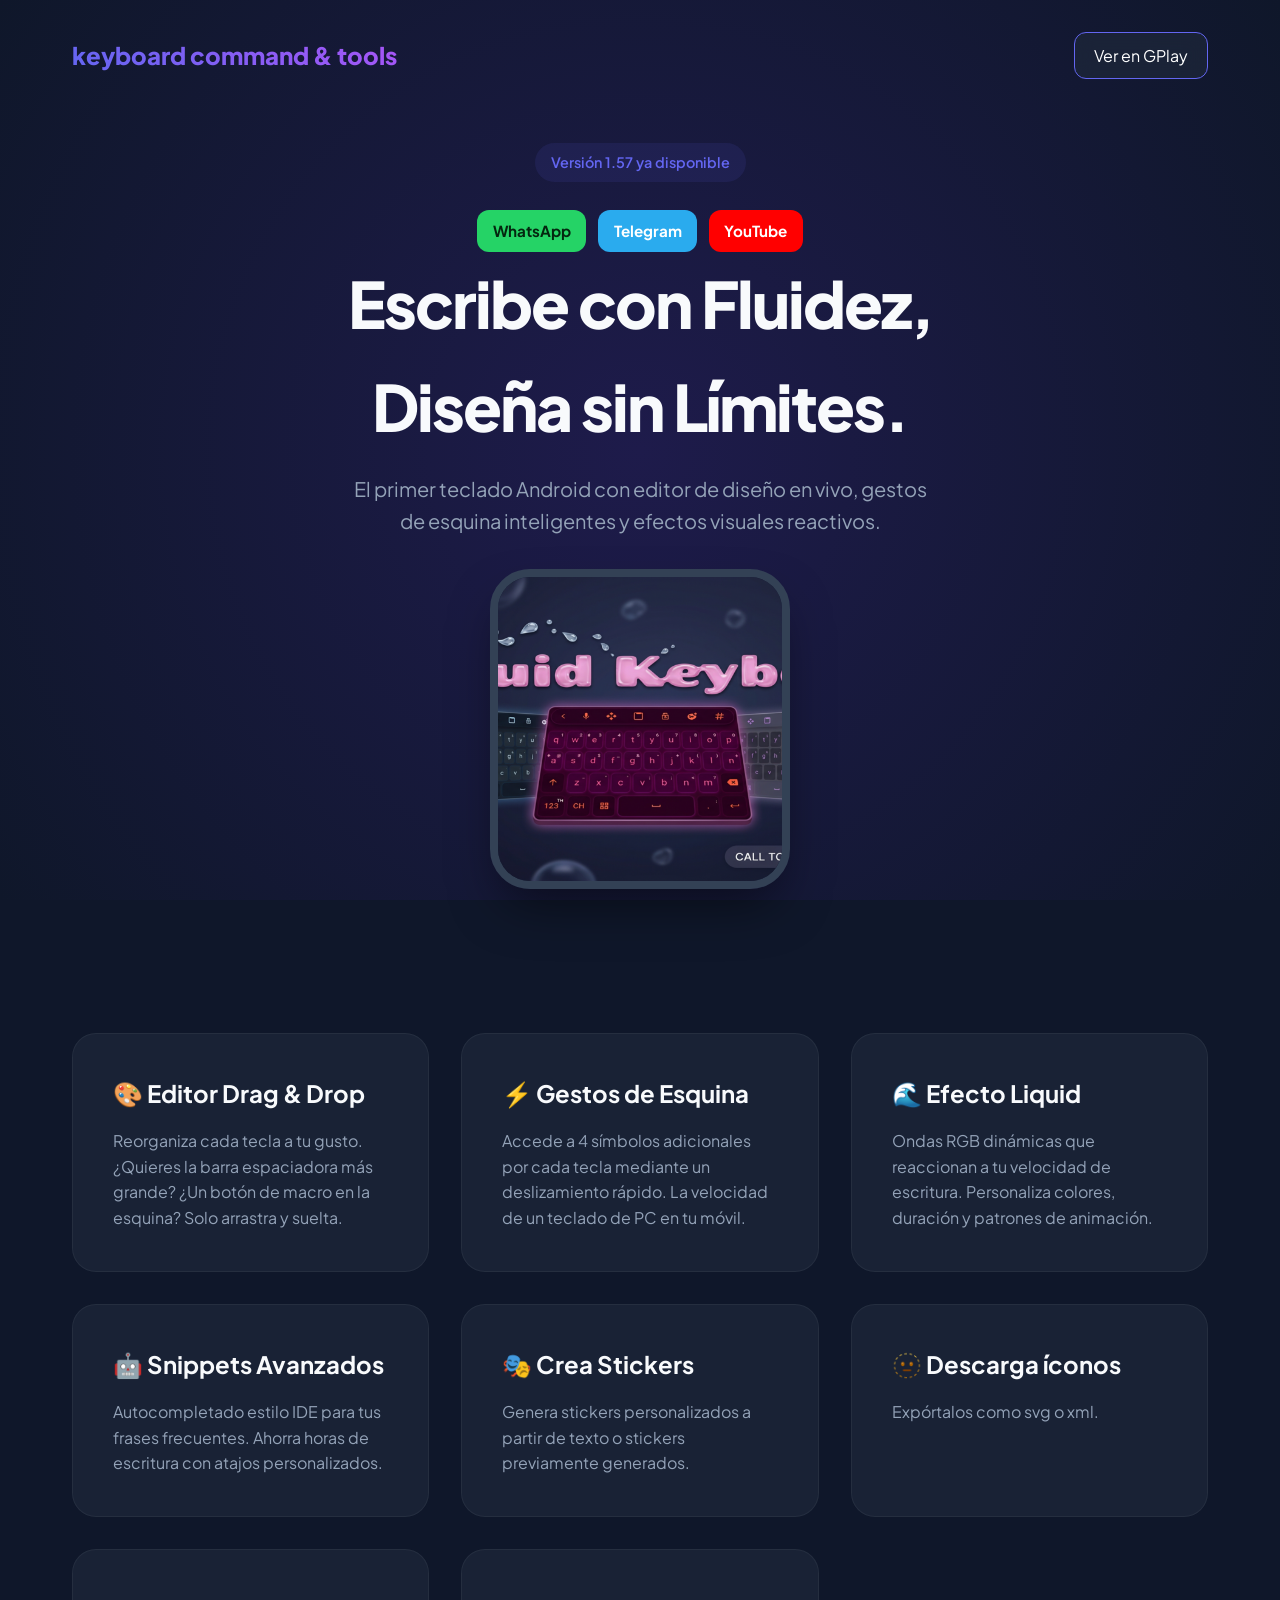
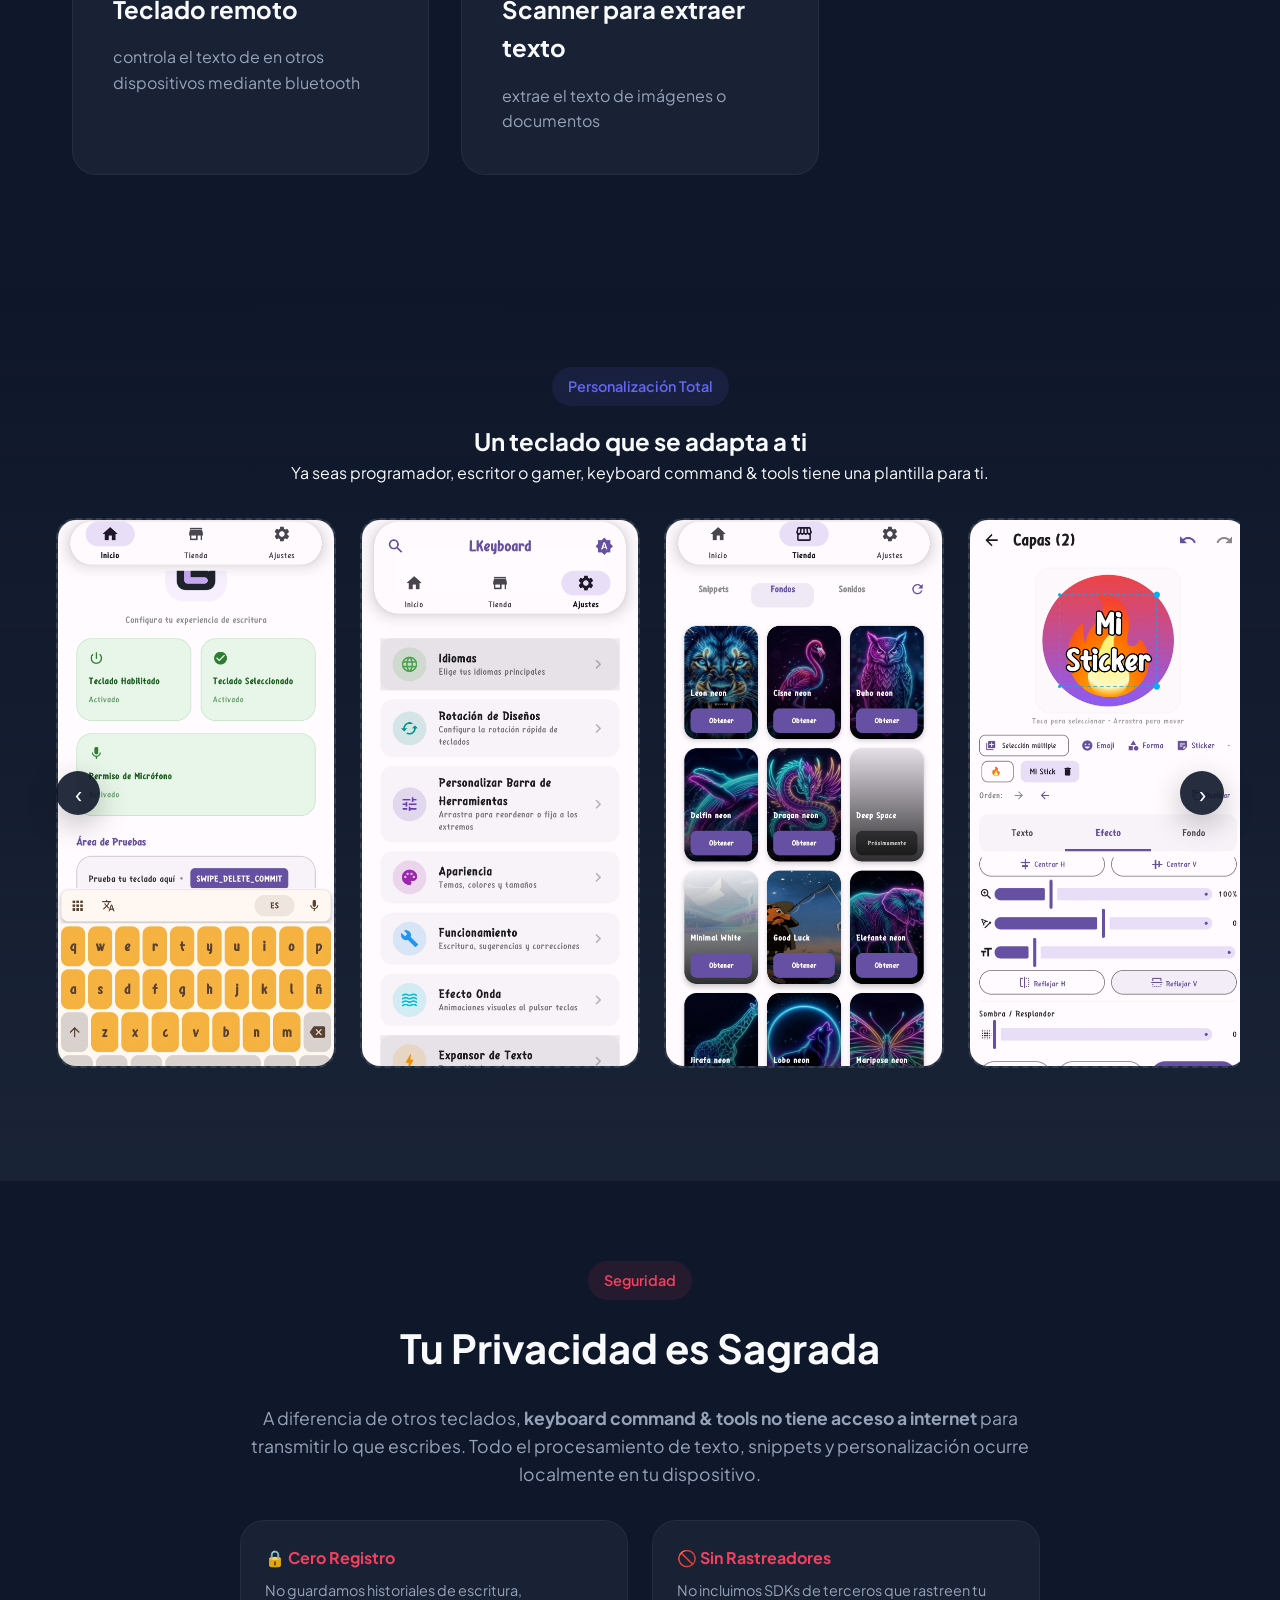
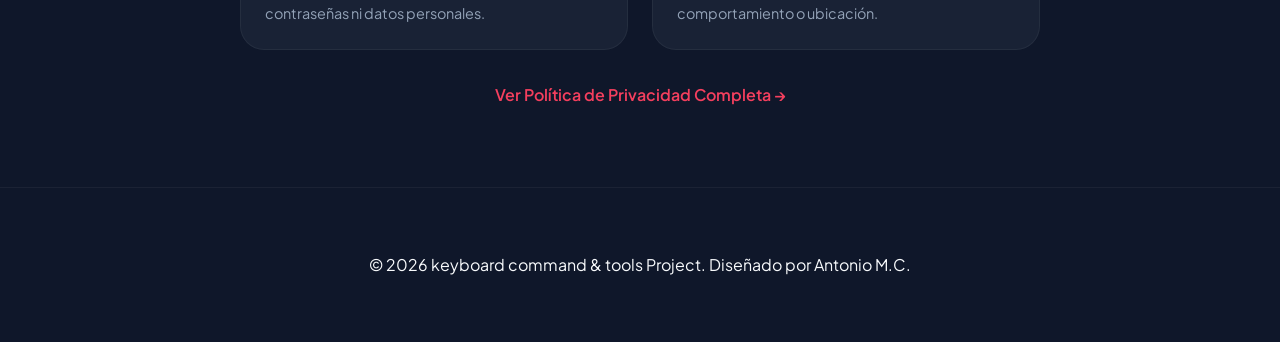
<file: index.html>
<!DOCTYPE html>
<html lang="es">

<head>
    <meta charset="UTF-8">
    <meta name="viewport" content="width=device-width, initial-scale=1.0">
    <title>keyboard command & tools - El Teclado de Próxima Generación</title>
    <link href="https://fonts.googleapis.com/css2?family=Plus+Jakarta+Sans:wght@400;600;800&display=swap"
        rel="stylesheet">
    <style>
        :root {
            --primary: #6366f1;
            --primary-glow: rgba(99, 102, 241, 0.5);
            --bg: #0f172a;
            --card-bg: rgba(30, 41, 59, 0.7);
            --text: #f8fafc;
            --text-muted: #94a3b8;
            --accent: #f43f5e;
        }

        * {
            margin: 0;
            padding: 0;
            box-sizing: border-box;
            font-family: 'Plus Jakarta Sans', sans-serif;
        }

        body {
            background-color: var(--bg);
            color: var(--text);
            line-height: 1.6;
            overflow-x: hidden;
        }

        /* Fondo Animado de Ondas */
        .wave-bg {
            position: fixed;
            top: 0;
            left: 0;
            width: 100%;
            height: 100%;
            z-index: -1;
            background: radial-gradient(circle at 50% 50%, #1e1b4b 0%, #0f172a 100%);
            overflow: hidden;
        }

        .wave {
            position: absolute;
            border: 2px solid var(--primary-glow);
            border-radius: 50%;
            animation: pulse 4s infinite;
            opacity: 0;
        }

        @keyframes pulse {
            0% {
                transform: scale(0.5);
                opacity: 0;
            }

            50% {
                opacity: 0.5;
            }

            100% {
                transform: scale(2);
                opacity: 0;
            }
        }

        header {
            padding: 2rem;
            display: flex;
            justify-content: space-between;
            align-items: center;
            max-width: 1200px;
            margin: 0 auto;
        }

        .logo {
            font-size: 1.5rem;
            font-weight: 800;
            background: linear-gradient(45deg, var(--primary), #a855f7);
            -webkit-background-clip: text;
            -webkit-text-fill-color: transparent;
        }

        .btn-gplay {
            padding: 0.6rem 1.2rem;
            background: var(--card-bg);
            border: 1px solid var(--primary);
            color: white;
            text-decoration: none;
            border-radius: 12px;
            transition: 0.3s;
            backdrop-filter: blur(10px);
        }

        .btn-gplay:hover {
            background: var(--primary);
            box-shadow: 0 0 20px var(--primary-glow);
        }

        /* Hero Section */
        .hero {
            height: 90vh;
            display: flex;
            flex-direction: column;
            justify-content: center;
            align-items: center;
            text-align: center;
            padding: 2rem;
        }

        .hero h1 {
            font-size: 4rem;
            font-weight: 800;
            margin-bottom: 1rem;
            letter-spacing: -2px;
        }

        .hero p {
            font-size: 1.25rem;
            color: var(--text-muted);
            max-width: 600px;
            margin-bottom: 2rem;
        }

        .hero-visual {
            width: 300px;
            height: 500px;
            background: var(--card-bg);
            border: 8px solid #334155;
            border-radius: 40px;
            position: relative;
            overflow: hidden;
            box-shadow: 0 25px 50px -12px rgba(0, 0, 0, 0.5);
        }

        .hero-visual img {
            width: 100%;
            height: 100%;
            object-fit: cover;
        }

        /* Features Section */
        .features {
            max-width: 1200px;
            margin: 5rem auto;
            display: grid;
            grid-template-columns: repeat(auto-fit, minmax(300px, 1fr));
            gap: 2rem;
            padding: 2rem;
        }

        .feature-card {
            background: var(--card-bg);
            padding: 2.5rem;
            border-radius: 24px;
            border: 1px solid rgba(255, 255, 255, 0.05);
            transition: 0.4s;
            backdrop-filter: blur(10px);
        }

        .feature-card:hover {
            transform: translateY(-10px);
            border-color: var(--primary);
        }

        .feature-card h3 {
            font-size: 1.5rem;
            margin-bottom: 1rem;
        }

        .feature-card p {
            color: var(--text-muted);
        }

        /* Editor Section */
        .editor-preview {
            background: linear-gradient(180deg, transparent, var(--card-bg));
            padding: 5rem 2rem;
            text-align: center;
        }

        .section-tag {
            background: rgba(99, 102, 241, 0.1);
            color: var(--primary);
            padding: 0.5rem 1rem;
            border-radius: 99px;
            font-weight: 600;
            font-size: 0.9rem;
            margin-bottom: 1rem;
            display: inline-block;
        }

        /* Botones sociales alineados horizontalmente debajo de la etiqueta de versión */
        .social-buttons {
            display: flex;
            gap: 0.75rem;
            justify-content: center;
            align-items: center;
            margin-top: 0.75rem;
            flex-wrap: wrap;
        }

        .btn-social {
            padding: 0.5rem 0.9rem;
            border-radius: 12px;
            color: white;
            text-decoration: none;
            font-weight: 700;
            font-size: 0.95rem;
            display: inline-flex;
            align-items: center;
            gap: 0.5rem;
            border: 1px solid transparent;
            transition: transform 0.15s ease, box-shadow 0.15s ease;
        }

        .btn-social:hover {
            transform: translateY(-3px);
            box-shadow: 0 10px 30px rgba(0,0,0,0.3);
        }

        .btn-whatsapp { background: #25D366; border-color: rgba(37,211,102,0.2); color: #04260f; }
        .btn-telegram { background: #2AABEE; border-color: rgba(42,171,238,0.2); }
        .btn-youtube { background: #FF0000; border-color: rgba(255,0,0,0.12); }

        /* Gallery */
        .carousel-container {
            position: relative;
            width: 100%;
            max-width: 1200px;
            margin: 0 auto;
        }

        .gallery {
            display: flex;
            overflow-x: auto;
            gap: 1.5rem;
            padding: 2rem 1rem;
            scroll-snap-type: x mandatory;
            scroll-snap-stop: always;
            scroll-behavior: smooth;
            scrollbar-width: none;
            -ms-overflow-style: none;
        }

        .gallery::-webkit-scrollbar {
            display: none;
        }

        .gallery-item {
            flex: 0 0 280px;
            height: 550px;
            background: #1e293b;
            border-radius: 20px;
            scroll-snap-align: center;
            display: flex;
            align-items: center;
            justify-content: center;
            color: var(--text-muted);
            border: 2px dashed rgba(255, 255, 255, 0.1);
            transition: transform 0.35s ease, border-color 0.35s ease, box-shadow 0.35s ease, background-color 0.35s ease;
        }

        .gallery-item img {
            width: 100%;
            height: 100%;
            object-fit: cover;
            border-radius: 18px;
            transition: transform 0.35s ease, filter 0.35s ease;
        }

        .gallery-item:hover {
            transform: translateY(-8px) scale(1.02);
            border-color: rgba(99, 102, 241, 0.45);
            box-shadow: 0 20px 50px rgba(0, 0, 0, 0.18);
            background: rgba(30, 41, 59, 0.95);
        }

        .gallery-item:hover img {
            transform: scale(1.05);
            filter: brightness(1.05);
        }

        .carousel-btn {
            position: absolute;
            top: 50%;
            transform: translateY(-50%);
            width: 44px;
            height: 44px;
            border: none;
            border-radius: 50%;
            background: rgba(15, 23, 42, 0.9);
            color: var(--text);
            cursor: pointer;
            font-size: 1.5rem;
            display: flex;
            align-items: center;
            justify-content: center;
            box-shadow: 0 10px 30px rgba(0, 0, 0, 0.25);
            transition: transform 0.25s ease, background 0.25s ease;
            z-index: 1;
        }

        .carousel-btn:hover {
            transform: translateY(-50%) scale(1.05);
            background: rgba(99, 102, 241, 0.9);
        }

        .carousel-btn.prev {
            left: 1rem;
        }

        .carousel-btn.next {
            right: 1rem;
        }

        @media (max-width: 768px) {
            .carousel-btn {
                width: 38px;
                height: 38px;
                font-size: 1.25rem;
                left: 0.75rem;
                right: 0.75rem;
            }
        }

        /* Privacy Section */
        #privacy {
            padding: 5rem 2rem;
            text-align: center;
            border-top: 1px solid rgba(255, 255, 255, 0.05);
        }

        footer {
            text-align: center;
            padding: 4rem 2rem;
            border-top: 1px solid rgba(255, 255, 255, 0.05);
        }

        @media (max-width: 768px) {
            .hero h1 {
                font-size: 2.5rem;
            }

            .hero-visual {
                width: 240px;
                height: 420px;
            }
        }
    </style>
</head>

<body>

    <div class="wave-bg">
        <div class="wave" style="width: 300px; height: 300px; top: 20%; left: 10%; animation-delay: 0s;"></div>
        <div class="wave" style="width: 500px; height: 500px; top: 50%; left: 60%; animation-delay: 1s;"></div>
        <div class="wave" style="width: 200px; height: 200px; top: 10%; left: 80%; animation-delay: 2s;"></div>
    </div>

    <header>
        <div class="logo">keyboard command & tools</div>
        <a href="https://play.google.com/store/apps/details?id=com.amc.liquidkeyboard" class="btn-gplay">Ver en GPlay</a>
    </header>

    <section class="hero">
        <span class="section-tag">Versión 1.57 ya disponible</span>
        <div class="social-buttons" aria-label="Síguenos en">
            <a class="btn-social btn-whatsapp" href="https://whatsapp.com/channel/0029Vb8CsNRLI8Yg91aZhQ3P" target="_blank" rel="noopener noreferrer" aria-label="Canal de WhatsApp">WhatsApp</a>
            <a class="btn-social btn-telegram" href="https://t.me/LiquidKeyboard" target="_blank" rel="noopener noreferrer" aria-label="Canal de Telegram">Telegram</a>
            <a class="btn-social btn-youtube" href="https://www.youtube.com/@amc-dev92" target="_blank" rel="noopener noreferrer" aria-label="Canal de YouTube">YouTube</a>
        </div>
        <h1>Escribe con Fluidez,<br>Diseña sin Límites.</h1>
        <p>El primer teclado Android con editor de diseño en vivo, gestos de esquina inteligentes y efectos visuales
            reactivos.</p>

        
        <div class="hero-visual">
            <img src="screenshots/banner_nuevo.png" alt="keyboard command & tools Preview"
                style="width: 100%; height: 100%; object-fit: cover;">
        </div>
    </section>

    <section class="features">
        <div class="feature-card">
            <h3>🎨 Editor Drag & Drop</h3>
            <p>Reorganiza cada tecla a tu gusto. ¿Quieres la barra espaciadora más grande? ¿Un botón de macro en la
                esquina? Solo arrastra y suelta.</p>
        </div>
        <div class="feature-card">
            <h3>⚡ Gestos de Esquina</h3>
            <p>Accede a 4 símbolos adicionales por cada tecla mediante un deslizamiento rápido. La velocidad de un
                teclado de PC en tu móvil.</p>
        </div>
        <div class="feature-card">
            <h3>🌊 Efecto Liquid</h3>
            <p>Ondas RGB dinámicas que reaccionan a tu velocidad de escritura. Personaliza colores, duración y patrones
                de animación.</p>
        </div>
        <div class="feature-card">
            <h3>🤖 Snippets Avanzados</h3>
            <p>Autocompletado estilo IDE para tus frases frecuentes. Ahorra horas de escritura con atajos
                personalizados.</p>
        </div>
        <div class="feature-card">
            <h3>🎭 Crea Stickers </h3>
            <p>Genera stickers personalizados a partir de texto
                o stickers previamente generados.</p>
        </div>
        <div class="feature-card">
            <h3>🫥 Descarga íconos </h3>
            <p>Expórtalos como svg o xml.</p>
        </div>
        <div class="feature-card">
            <h3> Teclado remoto </h3>
            <p>controla el texto de en otros dispositivos mediante bluetooth</p>
        </div>
         <div class="feature-card">
            <h3> Scanner para extraer texto</h3>
            <p>extrae el texto de imágenes o documentos</p>
        </div>
    </section>

    <section class="editor-preview">
        <span class="section-tag">Personalización Total</span>
        <h2>Un teclado que se adapta a ti</h2>
        <p>Ya seas programador, escritor o gamer, keyboard command & tools tiene una plantilla para ti.</p>

        <div class="carousel-container">
            <button class="carousel-btn prev" aria-label="Anterior">‹</button>
            <div class="gallery">
                <div class="gallery-item"><img src="screenshots/inicio.jpg" alt="keyboard command & tools Preview" style="width: 100%; height: 100%; object-fit: cover;"></div>
                <div class="gallery-item"><img src="screenshots/config.jpg" alt="keyboard command & tools Preview" style="width: 100%; height: 100%; object-fit: cover;"></div>
                <div class="gallery-item"><img src="screenshots/fondos.jpg" alt="keyboard command & tools Preview" style="width: 100%; height: 100%; object-fit: cover;"></div>
                <div class="gallery-item"><img src="screenshots/gen-stickers.jpg" alt="keyboard command & tools Preview" style="width: 100%; height: 100%; object-fit: cover;"></div>
                <div class="gallery-item"><img src="screenshots/gen-iconos.jpg" alt="keyboard command & tools Preview" style="width: 100%; height: 100%; object-fit: cover;"></div>
                <div class="gallery-item"><img src="screenshots/calculadora.jpg" alt="keyboard command & tools Preview" style="width: 100%; height: 100%; object-fit: cover;"></div>
                <div class="gallery-item"><img src="screenshots/img-snippets.jpg" alt="keyboard command & tools Preview" style="width: 100%; height: 100%; object-fit: cover;"></div>
                <div class="gallery-item"><img src="screenshots/LayoutEditor.jpg" alt="keyboard command & tools Preview" style="width: 100%; height: 100%; object-fit: cover;"></div>
            </div>
            <button class="carousel-btn next" aria-label="Siguiente">›</button>
        </div>
    </section>

    <section id="privacy">
        <div style="max-width: 800px; margin: 0 auto;">
            <span class="section-tag" style="background: rgba(244, 63, 94, 0.1); color: var(--accent);">Seguridad</span>
            <h2 style="font-size: 2.5rem; margin-bottom: 1.5rem;">Tu Privacidad es Sagrada</h2>
            <p style="font-size: 1.1rem; color: var(--text-muted); margin-bottom: 2rem;">
                A diferencia de otros teclados, <strong>keyboard command & tools no tiene acceso a internet</strong> para transmitir lo
                que escribes.
                Todo el procesamiento de texto, snippets y personalización ocurre localmente en tu dispositivo.
            </p>
            <div
                style="display: grid; grid-template-columns: repeat(auto-fit, minmax(250px, 1fr)); gap: 1.5rem; text-align: left;">
                <div class="feature-card" style="padding: 1.5rem;">
                    <h4 style="color: var(--accent); margin-bottom: 0.5rem;">🔒 Cero Registro</h4>
                    <p style="font-size: 0.9rem;">No guardamos historiales de escritura, contraseñas ni datos
                        personales.</p>
                </div>
                <div class="feature-card" style="padding: 1.5rem;">
                    <h4 style="color: var(--accent); margin-bottom: 0.5rem;">🚫 Sin Rastreadores</h4>
                    <p style="font-size: 0.9rem;">No incluimos SDKs de terceros que rastreen tu comportamiento o
                        ubicación.</p>
                </div>
            </div>
            <a href="privacy-policy.html"
                style="display: inline-block; margin-top: 2rem; color: var(--accent); text-decoration: none; font-weight: 600;">Ver
                Política de Privacidad Completa →</a>
        </div>
    </section>

    <footer>
        <p>&copy; 2026 keyboard command & tools Project. Diseñado por Antonio M.C.</p>
    </footer>

    <script>
        // Animación simple de entrada al hacer scroll
        const cards = document.querySelectorAll('.feature-card');
        const observer = new IntersectionObserver(entries => {
            entries.forEach(entry => {
                if (entry.isIntersecting) {
                    entry.target.style.opacity = 1;
                    entry.target.style.transform = 'translateY(0)';
                }
            });
        }, { threshold: 0.1 });

        cards.forEach(card => {
            card.style.opacity = 0;
            card.style.transform = 'translateY(20px)';
            observer.observe(card);
        });

        const gallery = document.querySelector('.gallery');
        const galleryItems = document.querySelectorAll('.gallery-item');
        const prevButton = document.querySelector('.carousel-btn.prev');
        const nextButton = document.querySelector('.carousel-btn.next');
        let currentIndex = 0;

        function getClosestIndex() {
            const galleryCenter = gallery.scrollLeft + gallery.clientWidth / 2;
            let closestIndex = 0;
            let closestDistance = Infinity;

            galleryItems.forEach((item, index) => {
                const itemCenter = item.offsetLeft + item.clientWidth / 2;
                const distance = Math.abs(galleryCenter - itemCenter);
                if (distance < closestDistance) {
                    closestDistance = distance;
                    closestIndex = index;
                }
            });

            return closestIndex;
        }

        function scrollToIndex(index) {
            const item = galleryItems[index];
            if (!item) return;

            const offset = item.offsetLeft - (gallery.clientWidth - item.clientWidth) / 2;
            gallery.scrollTo({ left: offset, behavior: 'smooth' });
            currentIndex = index;
        }

        if (gallery) {
            gallery.addEventListener('scroll', () => {
                currentIndex = getClosestIndex();
            });

            if (prevButton) {
                prevButton.addEventListener('click', () => {
                    const prevIndex = (currentIndex - 1 + galleryItems.length) % galleryItems.length;
                    scrollToIndex(prevIndex);
                });
            }

            if (nextButton) {
                nextButton.addEventListener('click', () => {
                    const nextIndex = (currentIndex + 1) % galleryItems.length;
                    scrollToIndex(nextIndex);
                });
            }

            window.addEventListener('resize', () => scrollToIndex(currentIndex));
            scrollToIndex(0);
        }
    </script>
</body>

</html>
</file>
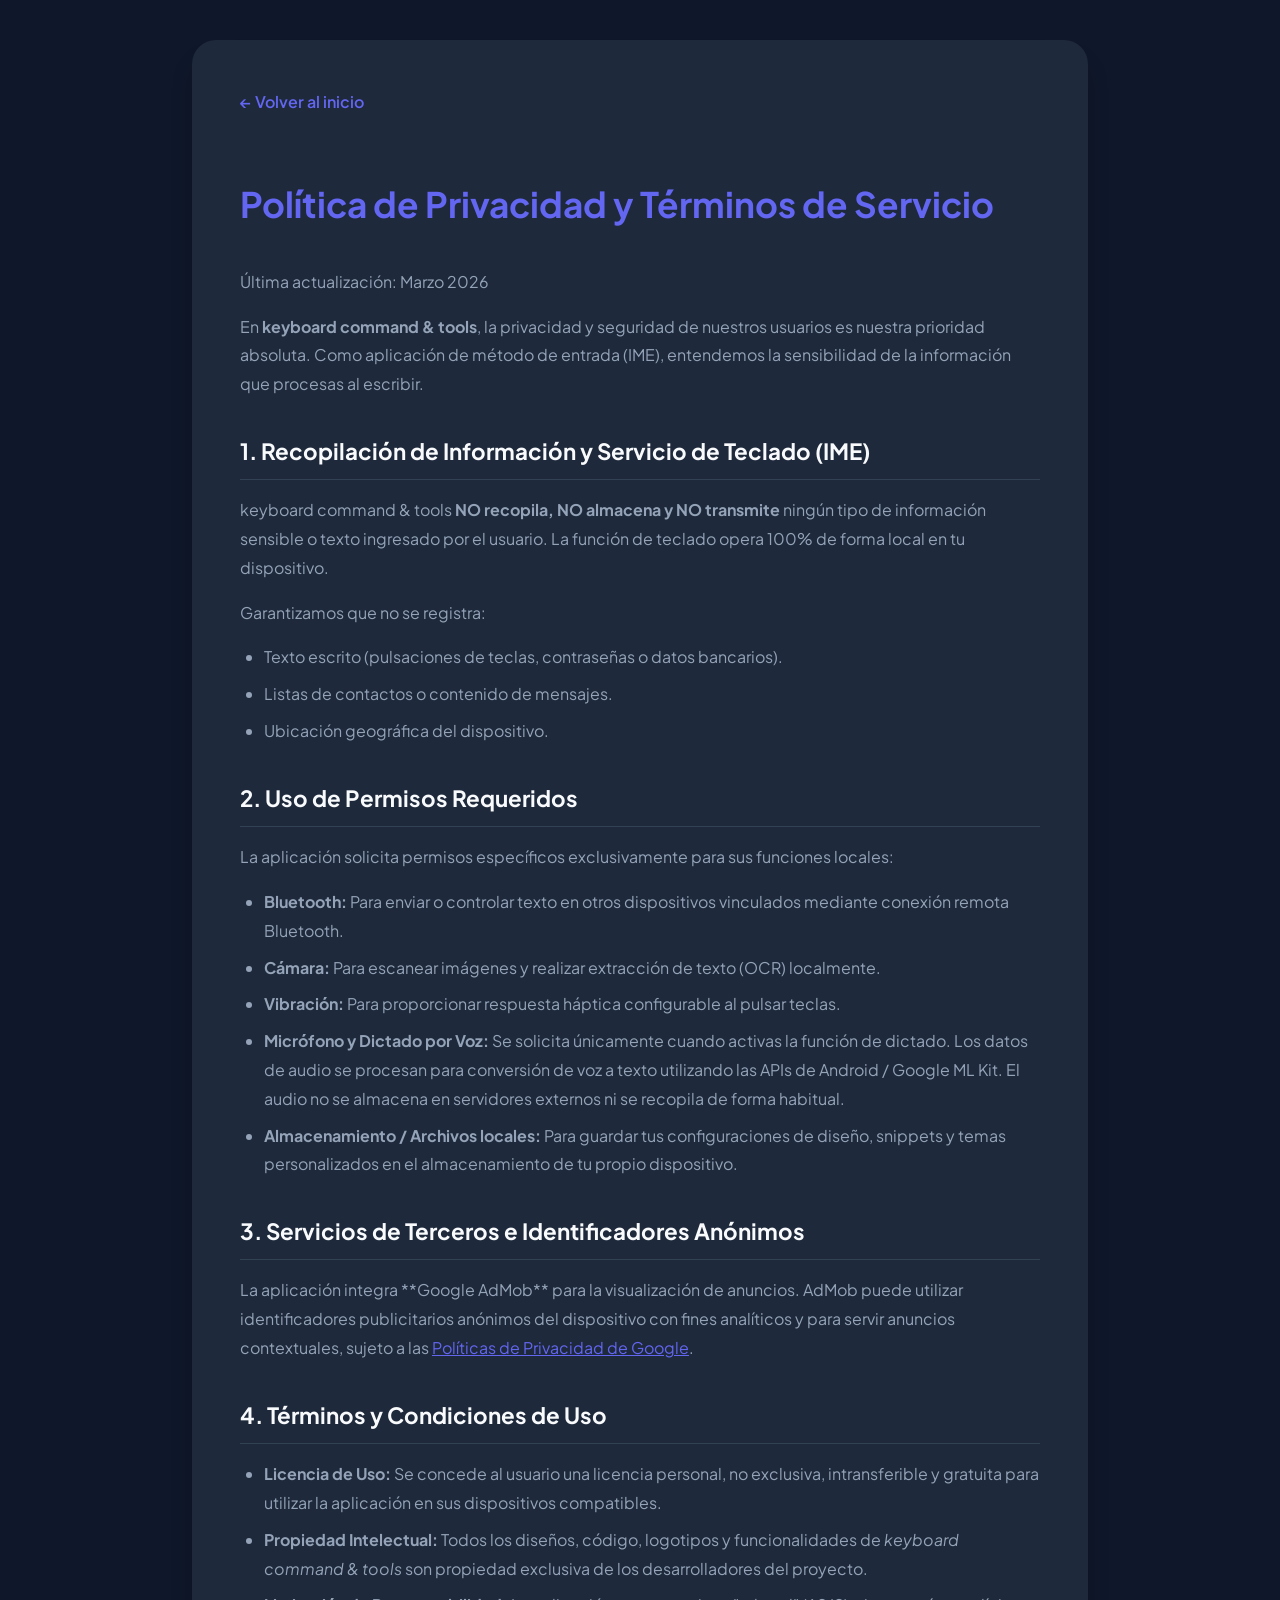
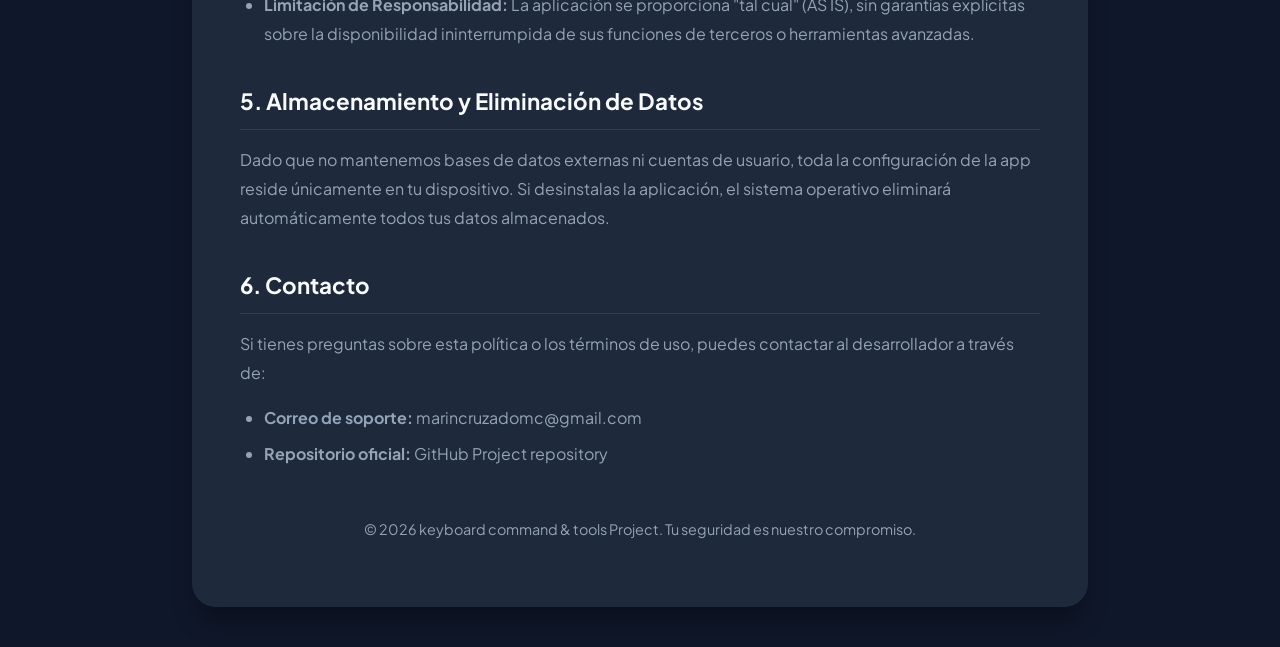
<file: privacy-policy.html>
<!DOCTYPE html>
<html lang="es">
<head>
    <meta charset="UTF-8">
    <meta name="viewport" content="width=device-width, initial-scale=1.0">
    <title>Política de Privacidad y Términos de Servicio - keyboard command & tools</title>
    <link href="https://fonts.googleapis.com/css2?family=Plus+Jakarta+Sans:wght@400;600;700&display=swap" rel="stylesheet">
    <style>
        :root {
            --primary: #6366f1;
            --bg: #0f172a;
            --card-bg: #1e293b;
            --text: #f8fafc;
            --text-muted: #94a3b8;
        }

        body {
            background-color: var(--bg);
            color: var(--text);
            font-family: 'Plus Jakarta Sans', sans-serif;
            line-height: 1.8;
            padding: 2rem;
        }

        .container {
            max-width: 800px;
            margin: 0 auto;
            background: var(--card-bg);
            padding: 3rem;
            border-radius: 24px;
            box-shadow: 0 20px 25px -5px rgba(0, 0, 0, 0.3);
        }

        h1 { font-size: 2.2rem; margin-bottom: 2rem; color: var(--primary); }
        h2 { font-size: 1.4rem; margin-top: 2rem; margin-bottom: 1rem; color: var(--text); border-bottom: 1px solid #334155; padding-bottom: 0.5rem; }
        p { margin-bottom: 1rem; color: var(--text-muted); }
        ul { margin-bottom: 1rem; padding-left: 1.5rem; color: var(--text-muted); }
        li { margin-bottom: 0.5rem; }

        .back-link {
            display: inline-block;
            margin-bottom: 2rem;
            color: var(--primary);
            text-decoration: none;
            font-weight: 600;
        }

        footer {
            margin-top: 3rem;
            text-align: center;
            font-size: 0.9rem;
            color: var(--text-muted);
        }
    </style>
</head>
<body>

    <div class="container">
        <a href="index.html" class="back-link">← Volver al inicio</a>

        <h1>Política de Privacidad y Términos de Servicio</h1>
        <p>Última actualización: Marzo 2026</p>

        <p>En <strong>keyboard command & tools</strong>, la privacidad y seguridad de nuestros usuarios es nuestra prioridad absoluta. Como aplicación de método de entrada (IME), entendemos la sensibilidad de la información que procesas al escribir.</p>

        <h2>1. Recopilación de Información y Servicio de Teclado (IME)</h2>
        <p>keyboard command & tools <strong>NO recopila, NO almacena y NO transmite</strong> ningún tipo de información sensible o texto ingresado por el usuario. La función de teclado opera 100% de forma local en tu dispositivo.</p>
        <p>Garantizamos que no se registra:</p>
        <ul>
            <li>Texto escrito (pulsaciones de teclas, contraseñas o datos bancarios).</li>
            <li>Listas de contactos o contenido de mensajes.</li>
            <li>Ubicación geográfica del dispositivo.</li>
        </ul>

        <h2>2. Uso de Permisos Requeridos</h2>
        <p>La aplicación solicita permisos específicos exclusivamente para sus funciones locales:</p>
        <ul>
            <li><strong>Bluetooth:</strong> Para enviar o controlar texto en otros dispositivos vinculados mediante conexión remota Bluetooth.</li>
            <li><strong>Cámara:</strong> Para escanear imágenes y realizar extracción de texto (OCR) localmente.</li>
            <li><strong>Vibración:</strong> Para proporcionar respuesta háptica configurable al pulsar teclas.</li>
            <li><strong>Micrófono y Dictado por Voz:</strong> Se solicita únicamente cuando activas la función de dictado. Los datos de audio se procesan para conversión de voz a texto utilizando las APIs de Android / Google ML Kit. El audio no se almacena en servidores externos ni se recopila de forma habitual.</li>
            <li><strong>Almacenamiento / Archivos locales:</strong> Para guardar tus configuraciones de diseño, snippets y temas personalizados en el almacenamiento de tu propio dispositivo.</li>
        </ul>

        <h2>3. Servicios de Terceros e Identificadores Anónimos</h2>
        <p>La aplicación integra **Google AdMob** para la visualización de anuncios. AdMob puede utilizar identificadores publicitarios anónimos del dispositivo con fines analíticos y para servir anuncios contextuales, sujeto a las <a href="https://policies.google.com/privacy" target="_blank" style="color: var(--primary);">Políticas de Privacidad de Google</a>.</p>

        <h2>4. Términos y Condiciones de Uso</h2>
        <ul>
            <li><strong>Licencia de Uso:</strong> Se concede al usuario una licencia personal, no exclusiva, intransferible y gratuita para utilizar la aplicación en sus dispositivos compatibles.</li>
            <li><strong>Propiedad Intelectual:</strong> Todos los diseños, código, logotipos y funcionalidades de <em>keyboard command & tools</em> son propiedad exclusiva de los desarrolladores del proyecto.</li>
            <li><strong>Limitación de Responsabilidad:</strong> La aplicación se proporciona "tal cual" (AS IS), sin garantías explícitas sobre la disponibilidad ininterrumpida de sus funciones de terceros o herramientas avanzadas.</li>
        </ul>

        <h2>5. Almacenamiento y Eliminación de Datos</h2>
        <p>Dado que no mantenemos bases de datos externas ni cuentas de usuario, toda la configuración de la app reside únicamente en tu dispositivo. Si desinstalas la aplicación, el sistema operativo eliminará automáticamente todos tus datos almacenados.</p>

        <h2>6. Contacto</h2>
        <p>Si tienes preguntas sobre esta política o los términos de uso, puedes contactar al desarrollador a través de:</p>
        <ul>
            <li><strong>Correo de soporte:</strong> marincruzadomc@gmail.com</li>
            <li><strong>Repositorio oficial:</strong> GitHub Project repository</li>
        </ul>

        <footer>
            <p>&copy; 2026 keyboard command & tools Project. Tu seguridad es nuestro compromiso.</p>
        </footer>
    </div>

</body>
</html>
</file>
